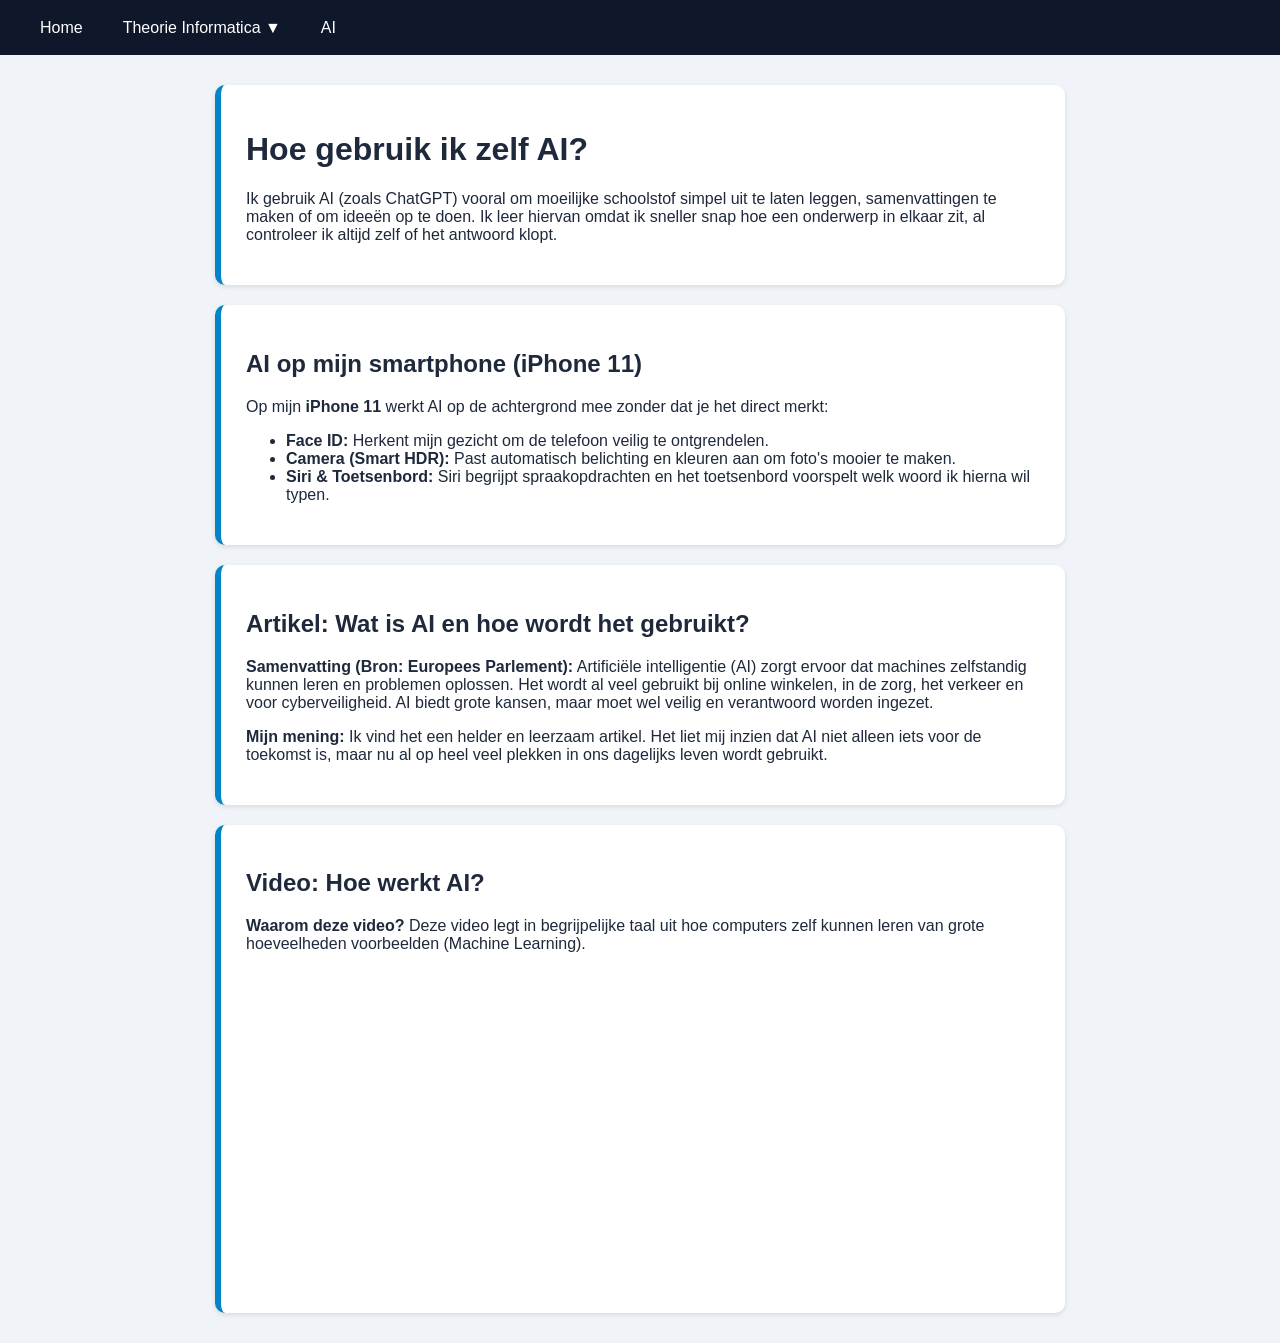
<file: ai.html>
<!DOCTYPE html>
<html lang="nl">
<head>
    <meta charset="UTF-8">
    <title>Kunstmatige Intelligentie (AI)</title>
    <link rel="stylesheet" href="style.css">
</head>
<body>

    <nav>
        <a href="index.html">Home</a>
        <div class="dropdown">
            <button class="dropbtn">Theorie Informatica ▼</button>
            <div class="dropdown-content">
                <a href="invoer.html">Invoer - Verwerking - Uitvoer</a>
                <a href="binair.html">Binair stelsel</a>
                <a href="kleur.html">Kleurmodellen</a>
                <a href="compressie.html">Compressie: Bitmap/Vector</a>
            </div>
        </div>
        <a href="ai.html">AI</a>
    </nav>

    <div class="container">
        <!-- Onderdeel 1: Eigen gebruik (nog ontbrekend in je tekst, dus kort toegevoegd!) -->
        <div class="blok">
            <h1>Hoe gebruik ik zelf AI?</h1>
            <p>Ik gebruik AI (zoals ChatGPT) vooral om moeilijke schoolstof simpel uit te laten leggen, samenvattingen te maken of om ideeën op te doen. Ik leer hiervan omdat ik sneller snap hoe een onderwerp in elkaar zit, al controleer ik altijd zelf of het antwoord klopt.</p>
        </div>

        <!-- Onderdeel 2: Jouw herschreven stukje over de iPhone 11 -->
        <div class="blok">
            <h2>AI op mijn smartphone (iPhone 11)</h2>
            <p>Op mijn <b>iPhone 11</b> werkt AI op de achtergrond mee zonder dat je het direct merkt:</p>
            <ul>
                <li><b>Face ID:</b> Herkent mijn gezicht om de telefoon veilig te ontgrendelen.</li>
                <li><b>Camera (Smart HDR):</b> Past automatisch belichting en kleuren aan om foto's mooier te maken.</li>
                <li><b>Siri & Toetsenbord:</b> Siri begrijpt spraakopdrachten en het toetsenbord voorspelt welk woord ik hierna wil typen.</li>
            </ul>
        </div>

        <!-- Onderdeel 3: Jouw herschreven samenvatting & mening over het artikel -->
        <div class="blok">
            <h2>Artikel: Wat is AI en hoe wordt het gebruikt?</h2>
            <p><b>Samenvatting (Bron: Europees Parlement):</b> Artificiële intelligentie (AI) zorgt ervoor dat machines zelfstandig kunnen leren en problemen oplossen. Het wordt al veel gebruikt bij online winkelen, in de zorg, het verkeer en voor cyberveiligheid. AI biedt grote kansen, maar moet wel veilig en verantwoord worden ingezet.</p>
            <p><b>Mijn mening:</b> Ik vind het een helder en leerzaam artikel. Het liet mij inzien dat AI niet alleen iets voor de toekomst is, maar nu al op heel veel plekken in ons dagelijks leven wordt gebruikt.</p>
        </div>

        <!-- Onderdeel 4: Video over AI -->
        <div class="blok">
            <h2>Video: Hoe werkt AI?</h2>
            <p><b>Waarom deze video?</b> Deze video legt in begrijpelijke taal uit hoe computers zelf kunnen leren van grote hoeveelheden voorbeelden (Machine Learning).</p>
            <iframe width="100%" height="315" src="https://www.youtube.com/embed/mJeNghZXtMo" frameborder="0" allowfullscreen></iframe>
        </div>
    </div>
</body>
</html>
</file>
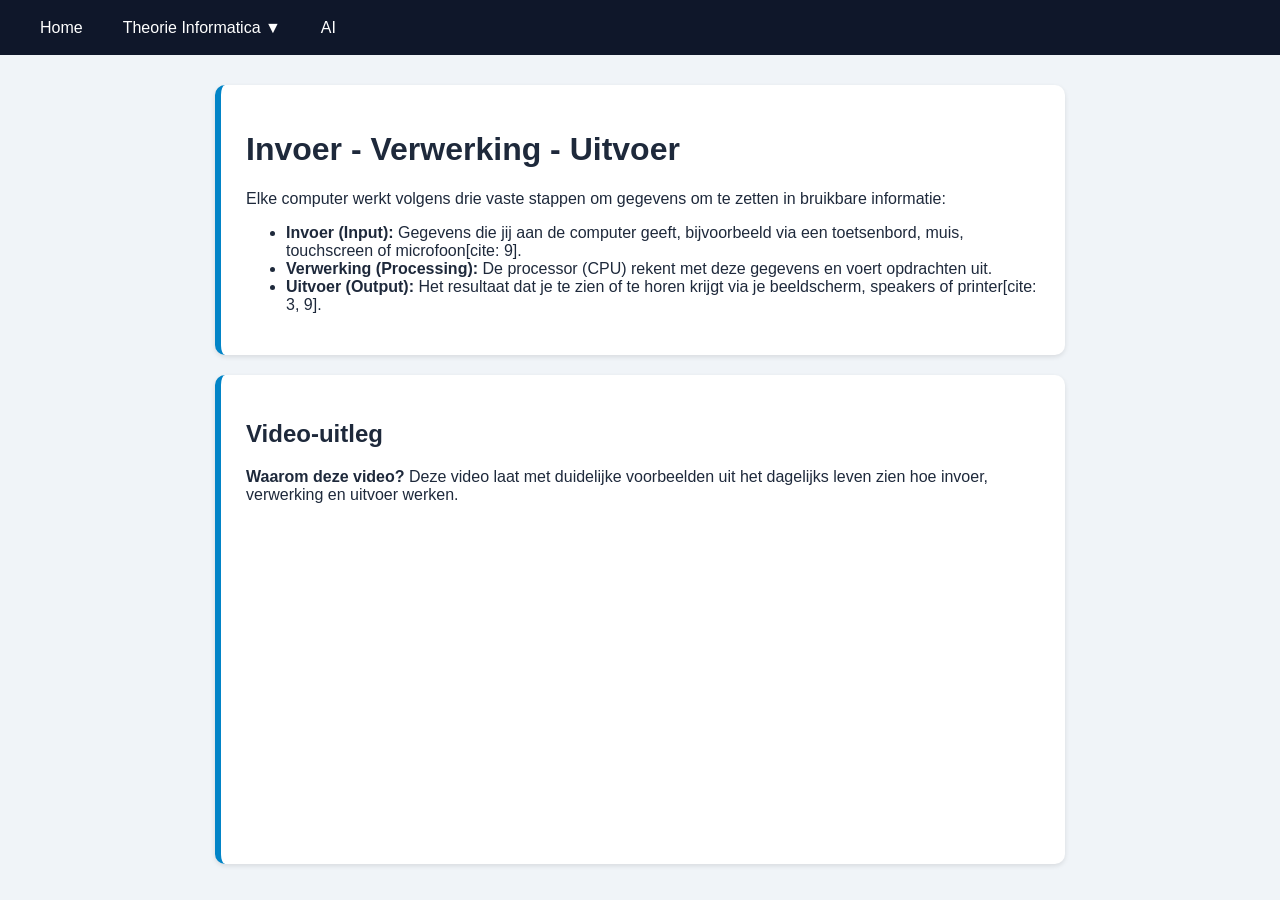
<file: Invoer.html>
<!DOCTYPE html>
<html lang="nl">
<head>
    <meta charset="UTF-8">
    <title>Invoer - Verwerking - Uitvoer</title>
    <link rel="stylesheet" href="style.css">
</head>
<body>

    <nav>
        <a href="index.html">Home</a>
        <div class="dropdown">
            <button class="dropbtn">Theorie Informatica ▼</button>
            <div class="dropdown-content">
                <a href="invoer.html">Invoer - Verwerking - Uitvoer</a>
                <a href="binair.html">Binair stelsel</a>
                <a href="kleur.html">Kleurmodellen</a>
                <a href="compressie.html">Compressie: Bitmap/Vector</a>
            </div>
        </div>
        <a href="ai.html">AI</a>
    </nav>

    <div class="container">
        <div class="blok">
            <h1>Invoer - Verwerking - Uitvoer</h1>
            <p>Elke computer werkt volgens drie vaste stappen om gegevens om te zetten in bruikbare informatie:</p>
            <ul>
                <li><b>Invoer (Input):</b> Gegevens die jij aan de computer geeft, bijvoorbeeld via een toetsenbord, muis, touchscreen of microfoon[cite: 9].</li>
                <li><b>Verwerking (Processing):</b> De processor (CPU) rekent met deze gegevens en voert opdrachten uit.</li>
                <li><b>Uitvoer (Output):</b> Het resultaat dat je te zien of te horen krijgt via je beeldscherm, speakers of printer[cite: 3, 9].</li>
            </ul>
        </div>

        <div class="blok">
            <h2>Video-uitleg</h2>
            <p><b>Waarom deze video?</b> Deze video laat met duidelijke voorbeelden uit het dagelijks leven zien hoe invoer, verwerking en uitvoer werken.</p>
            <iframe width="100%" height="315" src="https://www.youtube.com/embed/DKGZlaPlVLY" frameborder="0" allowfullscreen></iframe>
        </div>
    </div>
</body>
</html>
</file>
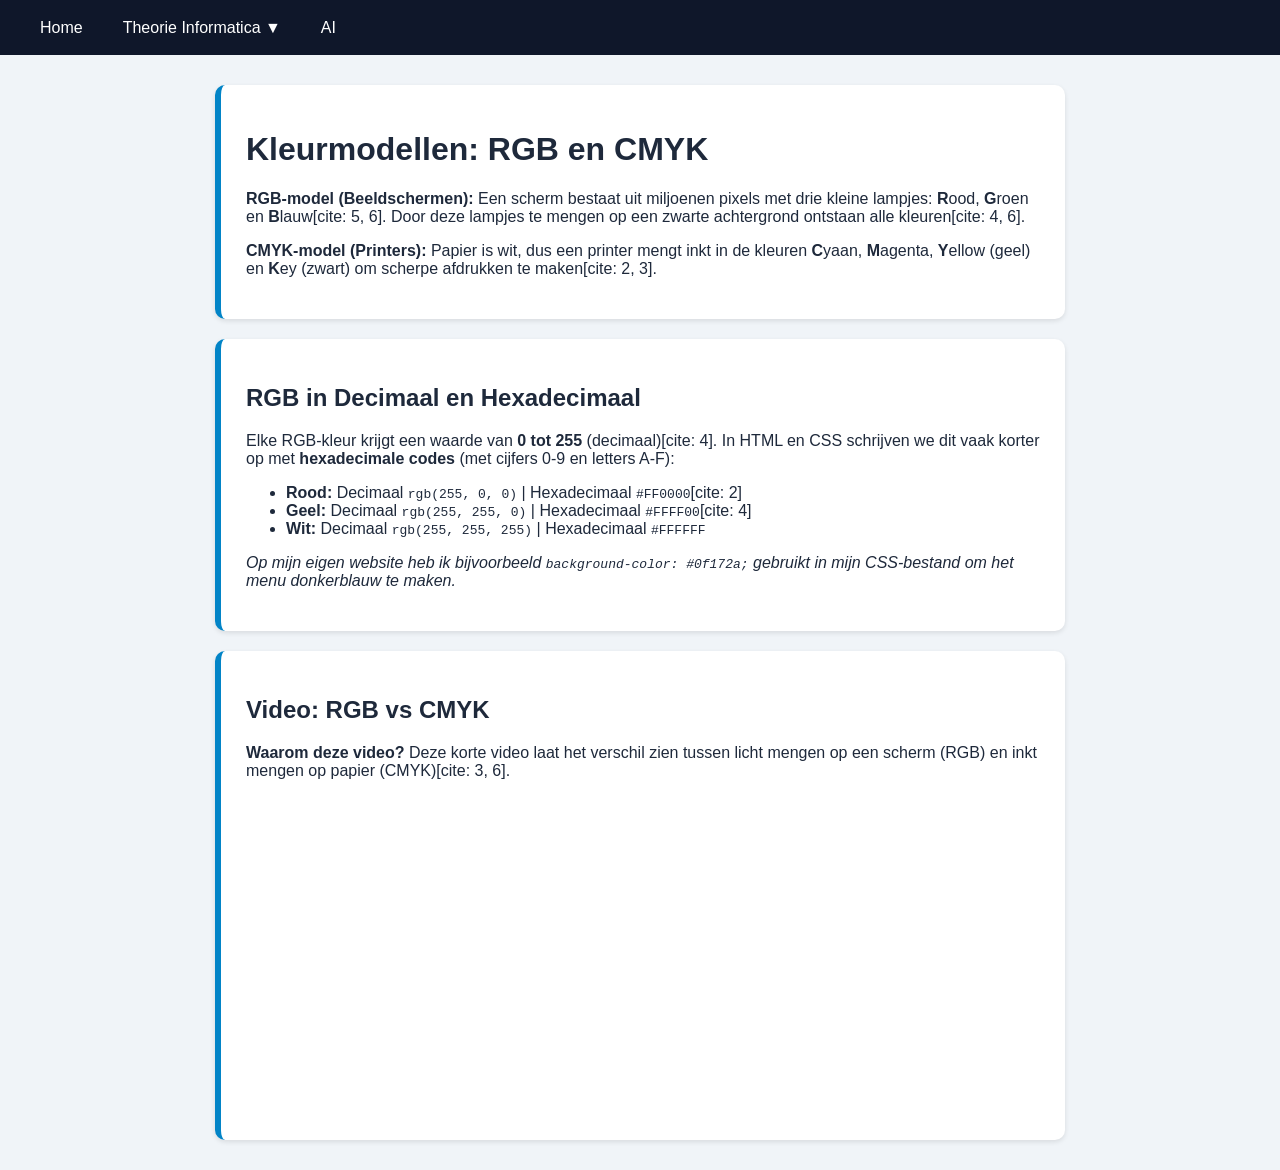
<file: kleur.html>
<!DOCTYPE html>
<html lang="nl">
<head>
    <meta charset="UTF-8">
    <title>Kleurmodellen</title>
    <link rel="stylesheet" href="style.css">
</head>
<body>

    <nav>
        <a href="index.html">Home</a>
        <div class="dropdown">
            <button class="dropbtn">Theorie Informatica ▼</button>
            <div class="dropdown-content">
                <a href="invoer.html">Invoer - Verwerking - Uitvoer</a>
                <a href="binair.html">Binair stelsel</a>
                <a href="kleur.html">Kleurmodellen</a>
                <a href="compressie.html">Compressie: Bitmap/Vector</a>
            </div>
        </div>
        <a href="ai.html">AI</a>
    </nav>

    <div class="container">
        <div class="blok">
            <h1>Kleurmodellen: RGB en CMYK</h1>
            <!-- Samenvatting van jouw bijlagen over RGB en CMYK -->
            <p><b>RGB-model (Beeldschermen):</b> Een scherm bestaat uit miljoenen pixels met drie kleine lampjes: <b>R</b>ood, <b>G</b>roen en <b>B</b>lauw[cite: 5, 6]. Door deze lampjes te mengen op een zwarte achtergrond ontstaan alle kleuren[cite: 4, 6].</p>
            <p><b>CMYK-model (Printers):</b> Papier is wit, dus een printer mengt inkt in de kleuren <b>C</b>yaan, <b>M</b>agenta, <b>Y</b>ellow (geel) en <b>K</b>ey (zwart) om scherpe afdrukken te maken[cite: 2, 3].</p>
        </div>

        <!-- Verplicht volgens rubriek: RGB in decimaal én hexadecimaal + uitleg hoe je kleur gebruikt in je code -->
        <div class="blok">
            <h2>RGB in Decimaal en Hexadecimaal</h2>
            <p>Elke RGB-kleur krijgt een waarde van <b>0 tot 255</b> (decimaal)[cite: 4]. In HTML en CSS schrijven we dit vaak korter op met <b>hexadecimale codes</b> (met cijfers 0-9 en letters A-F):</p>
            <ul>
                <li><b>Rood:</b> Decimaal <code>rgb(255, 0, 0)</code> | Hexadecimaal <code>#FF0000</code>[cite: 2]</li>
                <li><b>Geel:</b> Decimaal <code>rgb(255, 255, 0)</code> | Hexadecimaal <code>#FFFF00</code>[cite: 4]</li>
                <li><b>Wit:</b> Decimaal <code>rgb(255, 255, 255)</code> | Hexadecimaal <code>#FFFFFF</code></li>
            </ul>
            <p><i>Op mijn eigen website heb ik bijvoorbeeld <code>background-color: #0f172a;</code> gebruikt in mijn CSS-bestand om het menu donkerblauw te maken.</i></p>
        </div>

        <div class="blok">
            <h2>Video: RGB vs CMYK</h2>
            <p><b>Waarom deze video?</b> Deze korte video laat het verschil zien tussen licht mengen op een scherm (RGB) en inkt mengen op papier (CMYK)[cite: 3, 6].</p>
            <iframe width="100%" height="315" src="https://www.youtube.com/embed/9hirYMZ7PQc" frameborder="0" allowfullscreen></iframe>
        </div>
    </div>
</body>
</html>
</file>
<file: style.css>
/* ALGEMENE OPMAAK (Selector: body) */
body {
    font-family: Arial, sans-serif; /* Strak en makkelijk leesbaar lettertype */
    background-color: #f0f4f8;      /* Lichte achtergrondkleur (hexadecimaal) */
    color: #1e293b;                 /* Tekstkleur: donkergrijs/blauw */
    margin: 0;                      /* Geen witte randen om de pagina */
    padding: 0;
}

/* MENU BOVENIN (Selector: nav) */
nav {
    background-color: #0f172a;      /* Donkerblauwe menubalk */
    height: 55px;                   /* Hoogte van het menu */
    width: 100%;                    /* Breedte over het hele scherm */
    display: flex;                  /* Zet knoppen netjes naast elkaar */
    align-items: center;            /* Centreert knoppen verticaal */
    padding-left: 20px;
}

/* KNOPPEN IN HET MENU (Selectors: nav a en .dropbtn) */
nav a, .dropbtn {
    color: white;                   /* Tekstkleur van de knoppen */
    text-decoration: none;          /* Haalt het streepje onder links weg */
    padding: 16px 20px;             /* Ruimte binnenin de knop */
    font-size: 16px;
    background-color: transparent;
    border: none;
    cursor: pointer;                /* Verandert muis in een handje */
}

/* HOVER-EFFECT: Kleur verandert als je eroverheen gaat */
nav a:hover, .dropdown:hover .dropbtn {
    background-color: #38bdf8;      /* Lichtblauwe kleur bij hover */
    color: #0f172a;                 /* Donkere tekst voor goed contrast */
}

/* DROPDOWN MENU CONTAINER */
.dropdown {
    position: relative;             /* Nodig om het submenu hieronder te plaatsen */
    display: inline-block;
}

/* HET UITKLAPMENU (Standaard verborgen) */
.dropdown-content {
    display: none;                  /* Verbergt het menu tot je eroverheen gaat */
    position: absolute;
    background-color: #1e293b;
    min-width: 220px;               /* Minimale breedte van het uitklapmenu */
    box-shadow: 0px 8px 16px rgba(0,0,0,0.2);
    z-index: 1;
}

/* LINKS IN HET DROPDOWN MENU */
.dropdown-content a {
    display: block;                 /* Zet links onder elkaar */
    padding: 12px 16px;
}

/* LAAT DROPDOWN ZIEN BIJ HOVER */
.dropdown:hover .dropdown-content {
    display: block;
}

/* INHOUDSBLOKKEN OP DE PAGINA'S (Class selector: .container & .blok) */
.container {
    width: 80%;                     /* Breedte van de hoofdinhoud */
    max-width: 850px;               /* Wordt nooit breder dan 850 pixels */
    margin: 30px auto;              /* Centreert het blok in het midden */
}

.blok {
    background-color: white;        /* Wit kaartje voor de tekst */
    padding: 25px;                  /* Binnenmarge */
    margin-bottom: 20px;            /* Ruimte tussen de blokken */
    border-radius: 10px;            /* Ronde hoeken */
    border-left: 6px solid #0284c7; /* Blauw accentlijntje aan de linkerkant */
    box-shadow: 0 2px 5px rgba(0,0,0,0.1);
}

/* AFBEELDINGEN NETJES MAKEN */
img {
    max-width: 100%;                /* Zorgt dat plaatjes nooit buiten het blok steken */
    height: auto;                   /* Behoudt de juiste verhouding */
    border-radius: 8px;
    margin-top: 10px;
}
</file>
